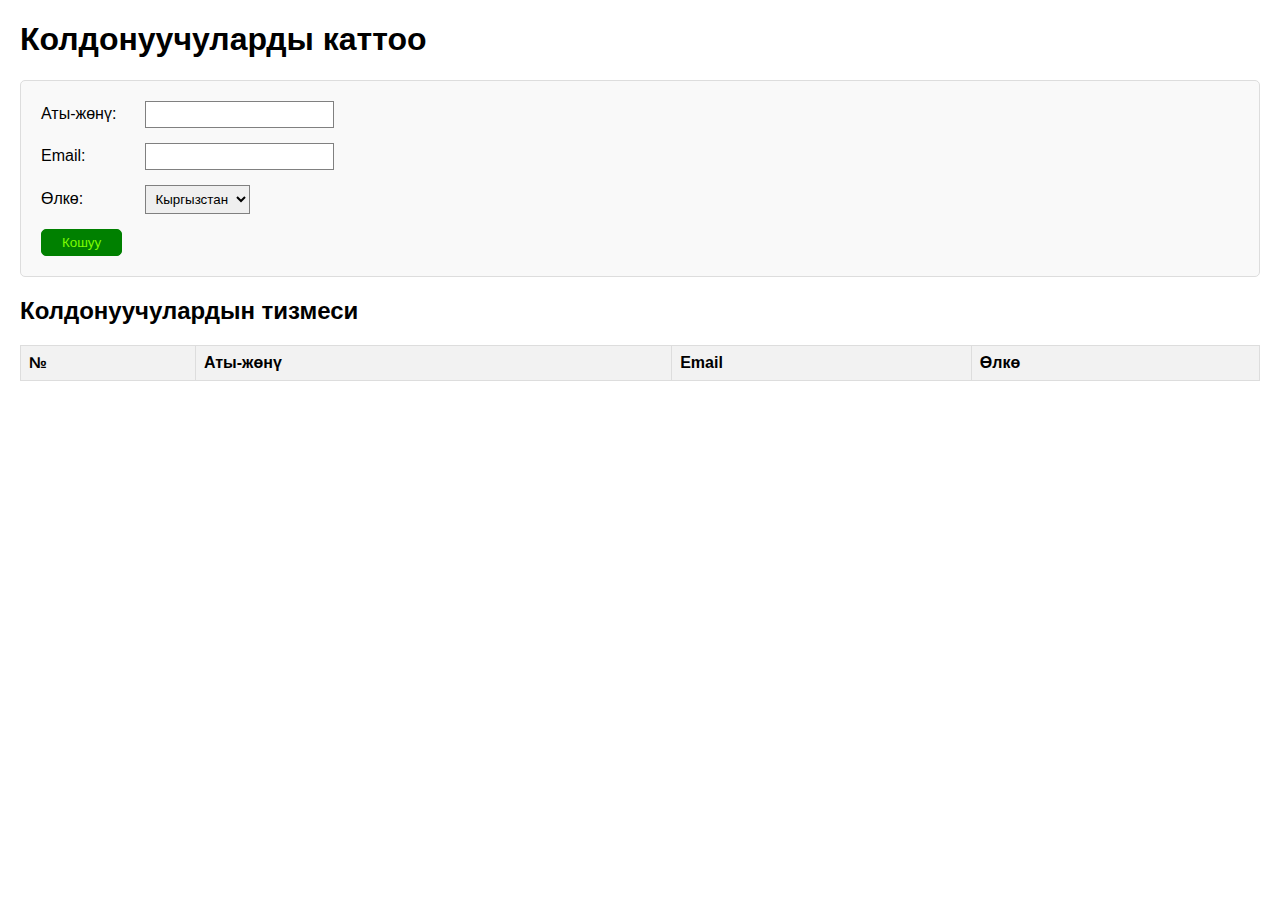
<file: index2.html>
<!DOCTYPE html>
<html>
<head>
  <title>Форма + Таблица</title>
  <style>
    body {
      font-family: Arial, sans-serif;
      margin: 20px;
    }
    form {
      margin-bottom: 20px;
      padding: 20px;
      border: 1px solid #ddd;
      border-radius: 5px;
      background-color: #f9f9f9;
    }
    label {
      display: inline-block;
      width: 100px;
      margin-bottom: 10px;
    }
    input, select, textarea {
      margin-bottom: 15px;
      padding: 5px;
      border: none;
      border: 1px solid grey;
    }
    table {
      width: 100%;
      border-collapse: collapse;
      margin-top: 20px;
    }
    th, td {
      border: 1px solid #ddd;
      padding: 8px;
      text-align: left;
    }
    th {
      background-color: #f2f2f2;
    }
    tr:nth-child(even) {
      background-color: #f9f9f9;
    }
    button {
      padding: 5px 20px;
      border-radius: 5px;
      color: lawngreen;
      background: green;
      border: 1px solid green;
      text-decoration: none;
      cursor: pointer;
    }
  </style>
</head>
<body>
  <h1>Колдонуучуларды каттоо</h1>
  
  <form id="userForm">
    <label for="name">Аты-жөнү:</label>
    <input type="text" id="name" name="name" required><br>
    
    <label for="email">Email:</label>
    <input type="email" id="email" name="email" required><br>
    
    <label for="country">Өлкө:</label>
    <select id="country" name="country">
      <option value="kg">Кыргызстан</option>
      <option value="kz">Казакстан</option>
      <option value="uz">Өзбекстан</option>
    </select><br>
    
    <button type="submit">Кошуу</button>
  </form>
  
  <h2>Колдонуучулардын тизмеси</h2>
  <table id="userTable">
    <thead>
      <tr>
        <th>№</th>
        <th>Аты-жөнү</th>
        <th>Email</th>
        <th>Өлкө</th>
      </tr>
    </thead>
    <tbody>
      <!-- JavaScript аркылуу толтурулат -->
    </tbody>
  </table>
  
  <script>
    document.getElementById('userForm').addEventListener('submit', function(e) {
      e.preventDefault();
      
      // Форманын маанилерин алуу
      const name = document.getElementById('name').value;
      const email = document.getElementById('email').value;
      const country = document.getElementById('country').value;
      const countryText = document.getElementById('country').options[document.getElementById('country').selectedIndex].text;
      
      // Жаңы катар кошуу
      const table = document.querySelector('#userTable tbody');
      const rowCount = table.rows.length;
      const row = table.insertRow(rowCount);
      
      // Жаны уячаларды кошуу
      row.insertCell(0).textContent = rowCount + 1;
      row.insertCell(1).textContent = name;
      row.insertCell(2).textContent = email;
      row.insertCell(3).textContent = countryText;
      
      // Форманы тазалоо
      document.getElementById('userForm').reset();
    });
  </script>
</body>
</html>
</file>
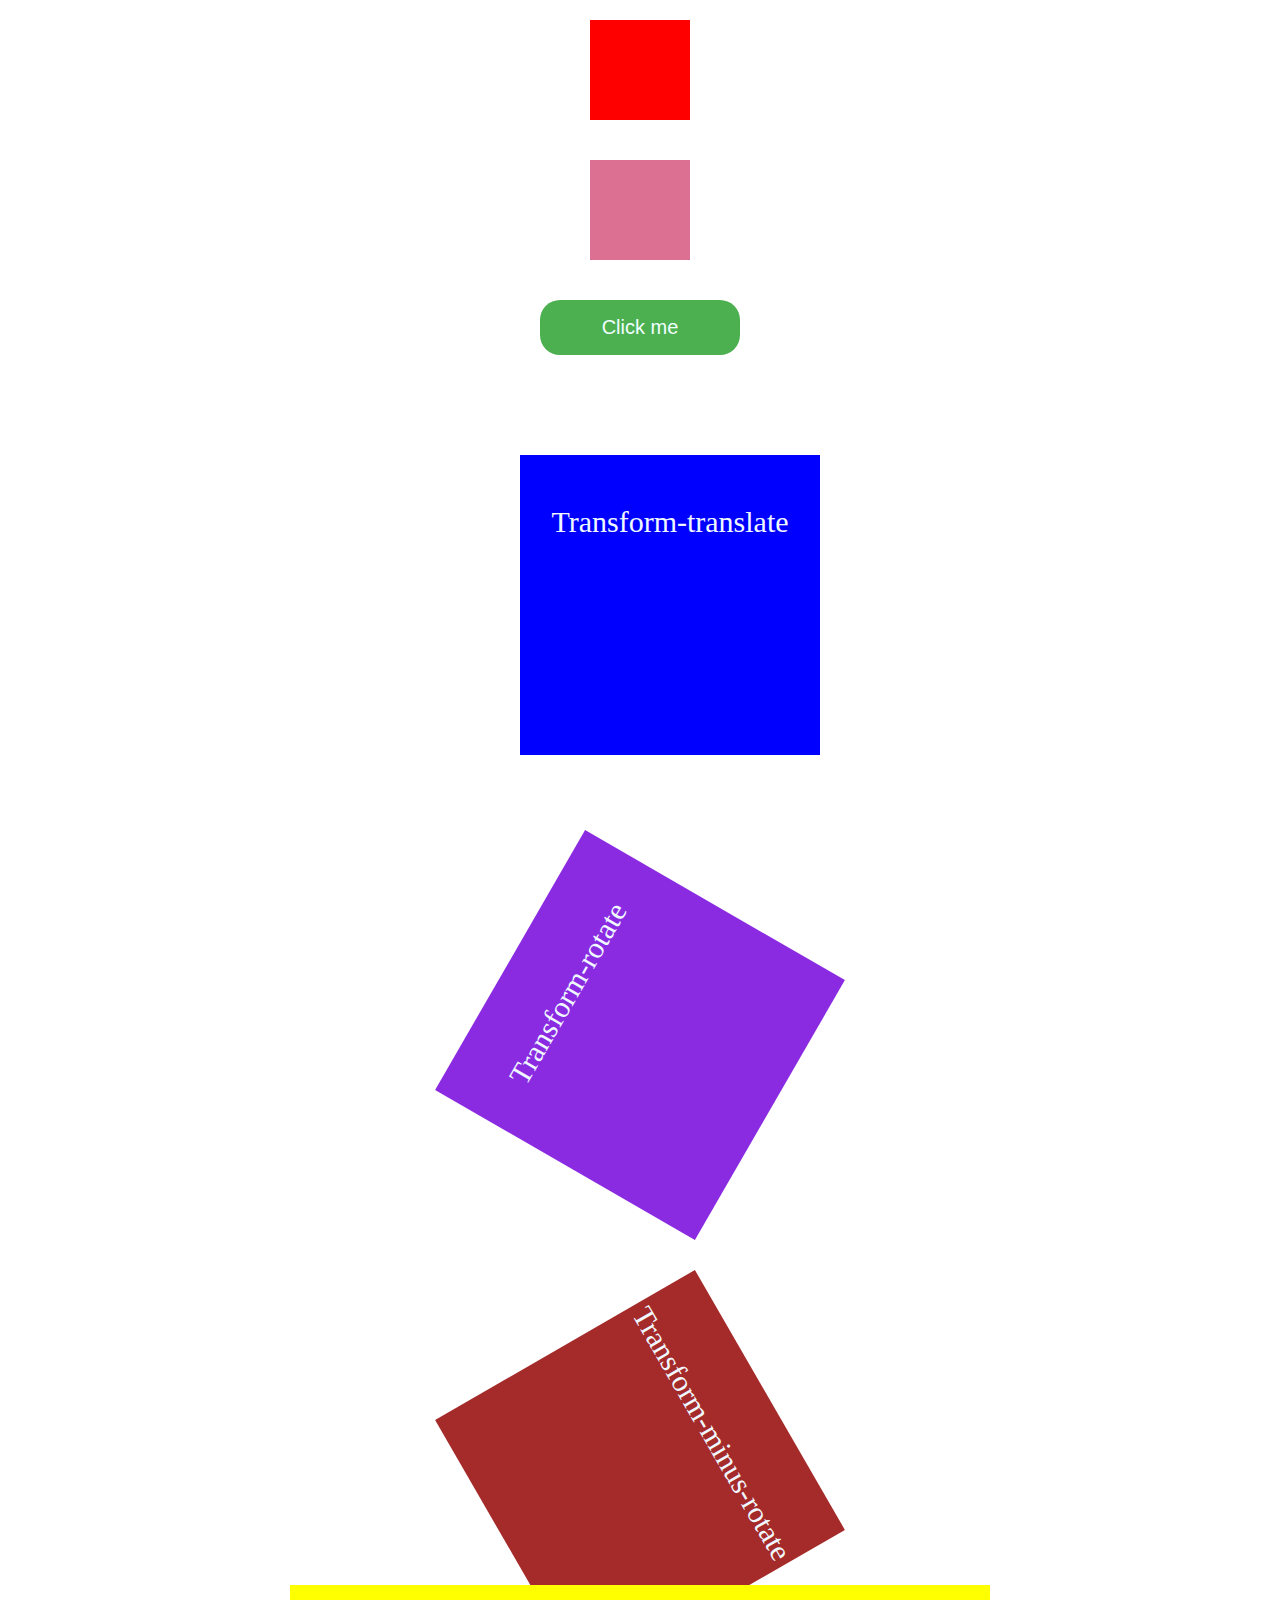
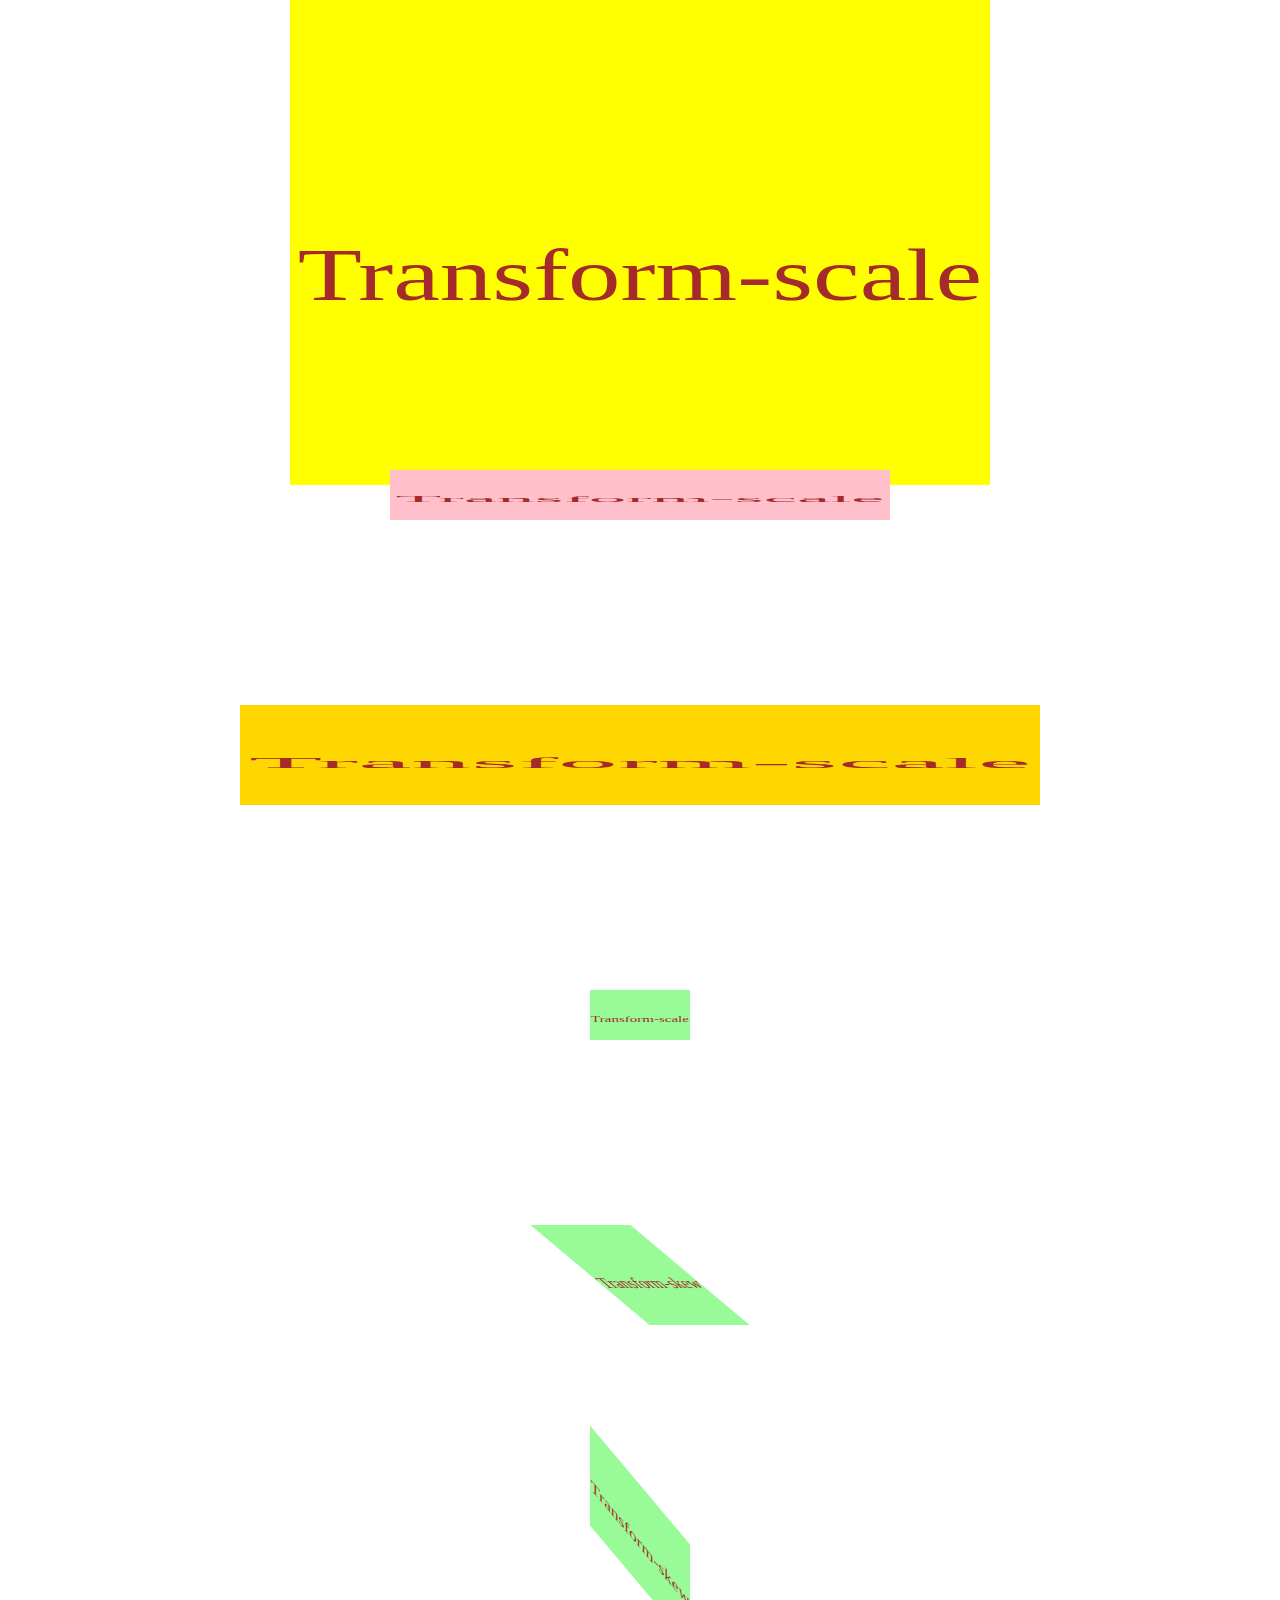
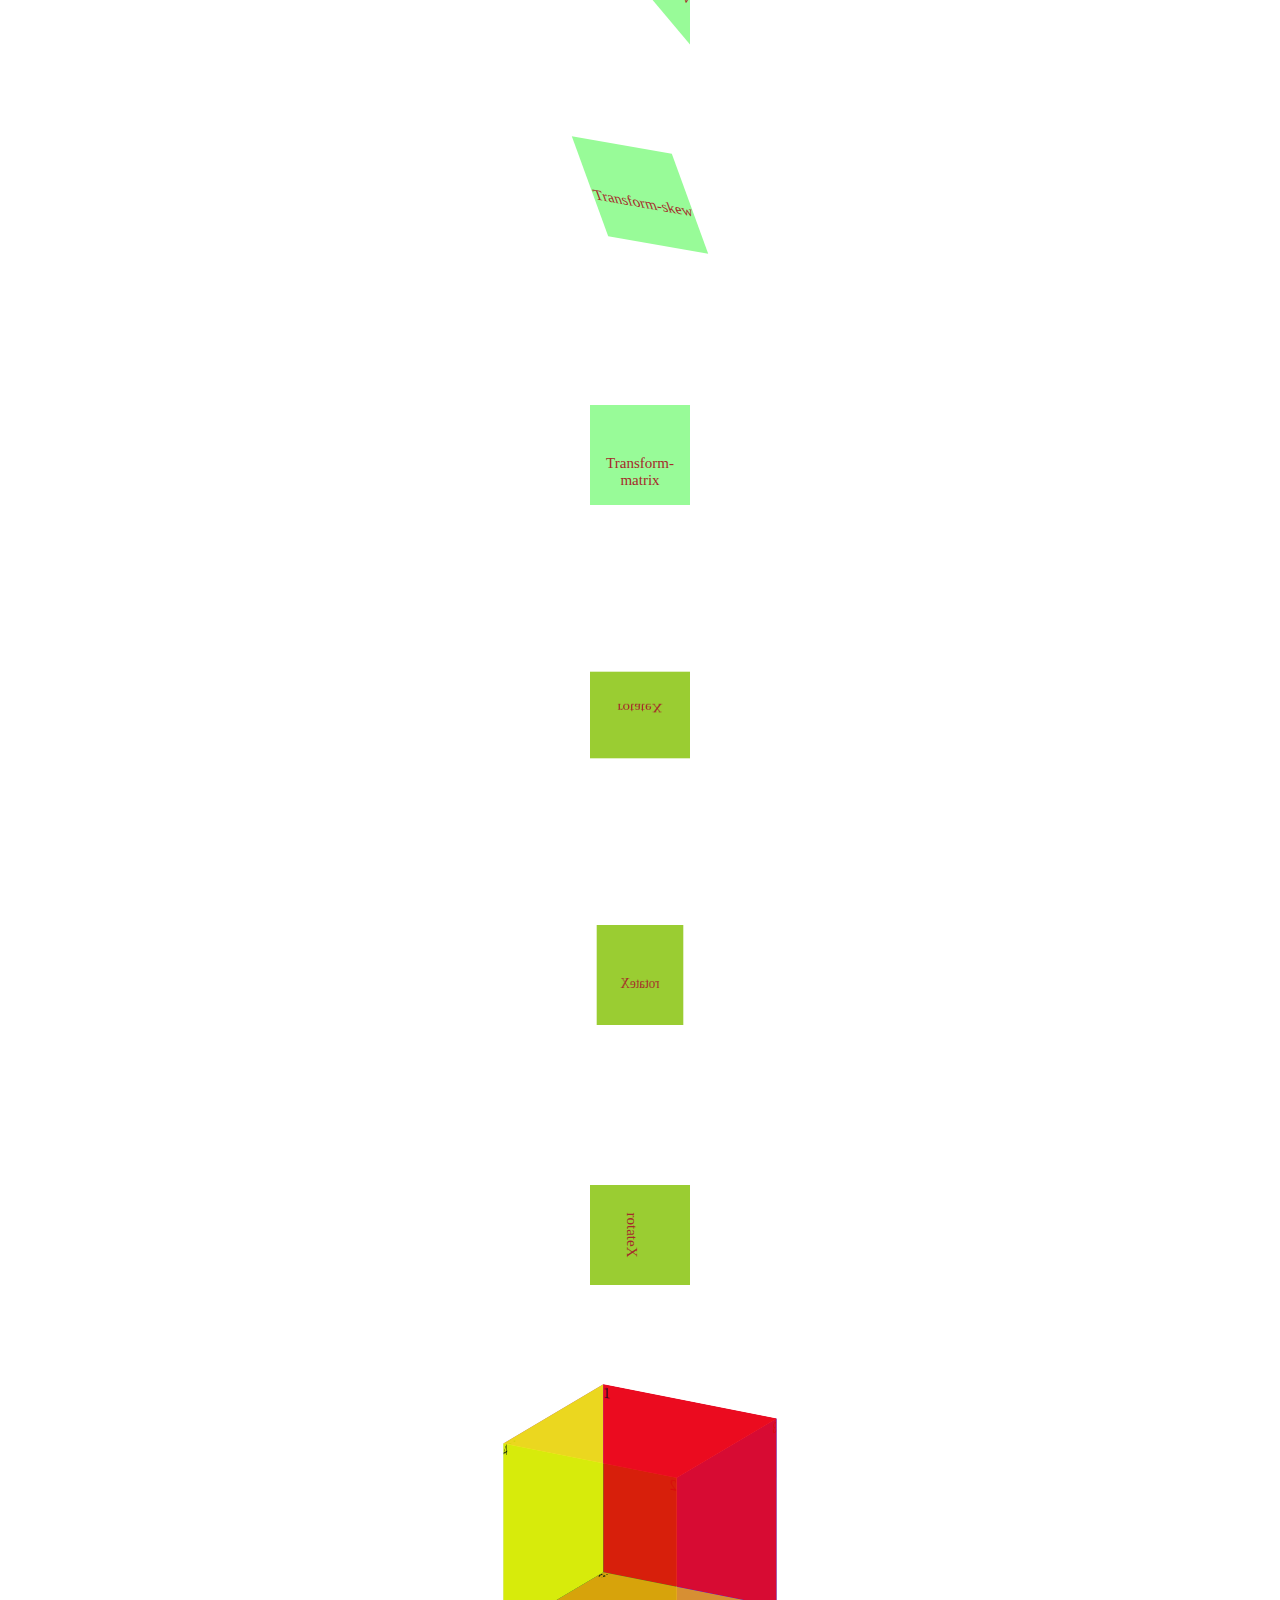
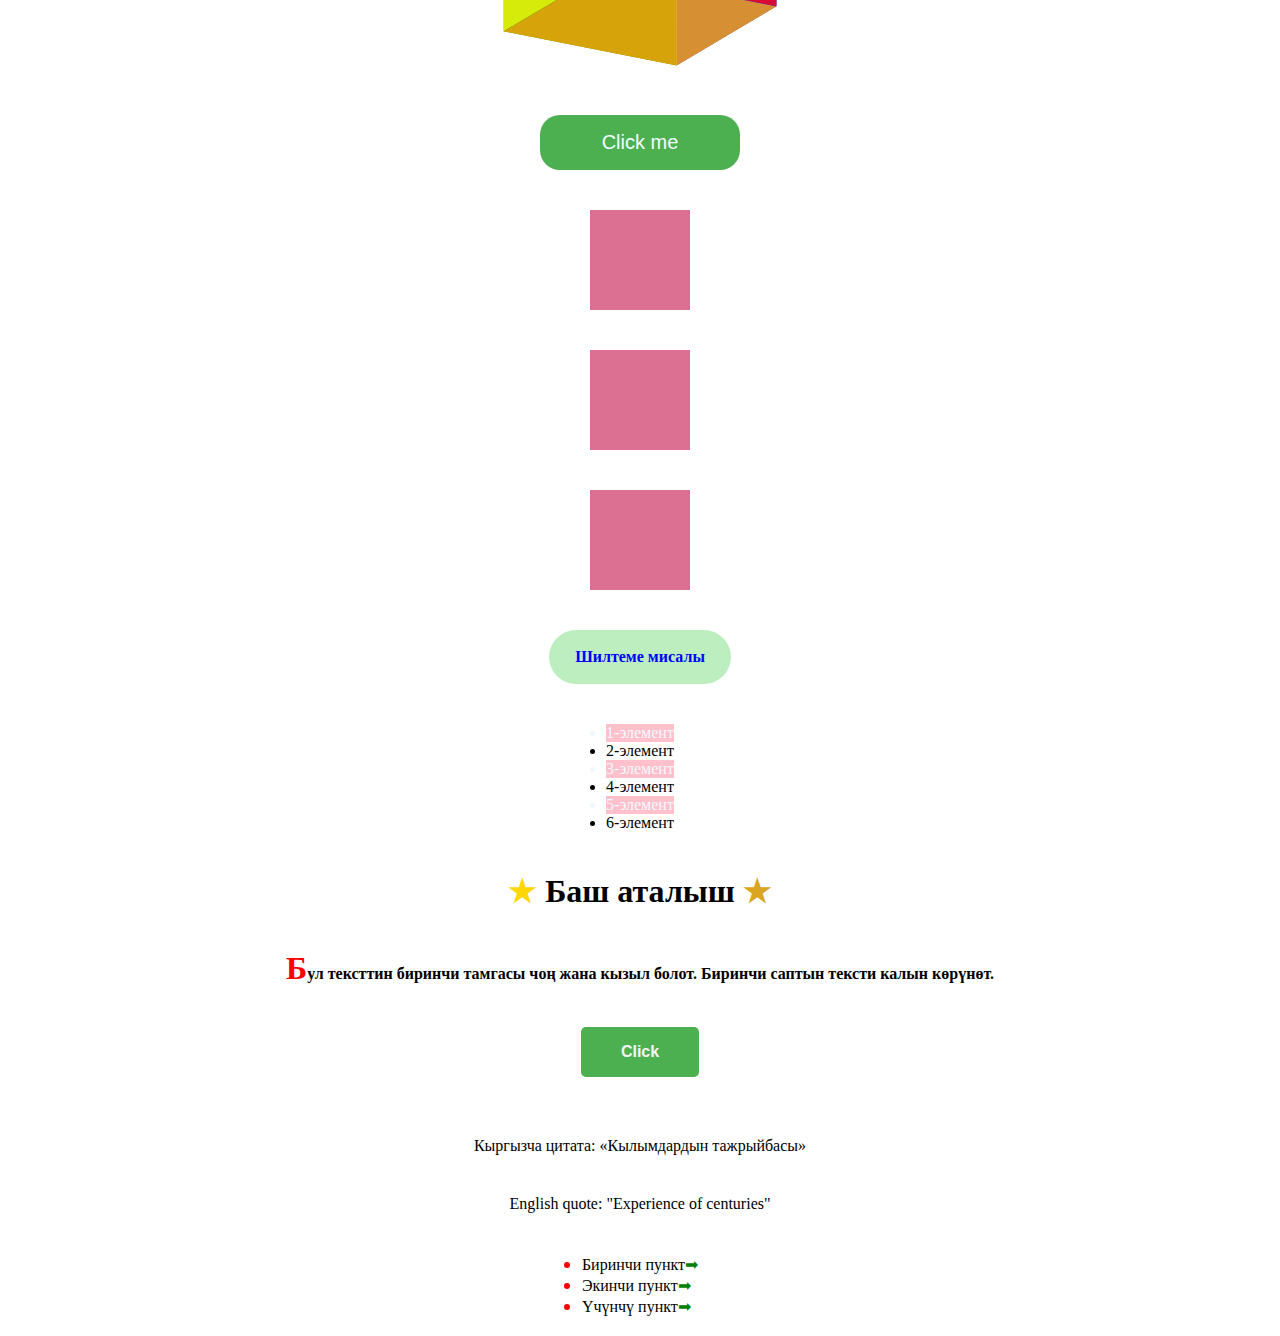
<file: index7.html>
<!DOCTYPE html>
<html lang="en">
  <head>
    <meta charset="UTF-8" />
    <meta name="viewport" content="width=device-width, initial-scale=1.0" />
    <title>
      Transitions, Transforms, Animation and Pseudo classes and elements
    </title>
    <link rel="stylesheet" href="./style1.css" />
  </head>
  <body>
    <div class="container">
      <div class="main-container"></div>
      <div class="first-container"></div>
      <button class="btn transition-button">Click me</button>
      <div class="transform-container">Transform-translate</div>
      <div class="rotate-container">Transform-rotate</div>
      <div class="rotate-minus-container">Transform-minus-rotate</div>
      <div class="rotate-scale1">Transform-scale</div>
      <div class="rotate-scale2">Transform-scale</div>
      <div class="rotate-scale3">Transform-scale</div>
      <div class="rotate-scale4">Transform-scale</div>
      <div class="rotate-skew1">Transform-skew</div>
      <div class="rotate-skew2">Transform-skew</div>
      <div class="rotate-skew3">Transform-skew</div>
      <div class="rotate-matrix">Transform-matrix</div>
      <div class="rotate3d1">rotateX</div>
      <div class="rotate3d2">rotateX</div>
      <div class="rotate3d3">rotateX</div>
      <div class="cube">
        <div class="face front">1</div>
        <div class="face back">2</div>
        <div class="face right">3</div>
        <div class="face left">4</div>
        <div class="face top">5</div>
        <div class="face bottom">6</div>
      </div>
      <button class="btn pulse-animation">Click me</button>
      <div class="first-container fade-animation"></div>
      <div class="first-container rotate-animation"></div>
      <div class="first-container multi-animation"></div>

      <a href="#">Шилтеме мисалы</a>

      <ul class="list1">
        <li class="list-item1">1-элемент</li>
        <li class="list-item1">2-элемент</li>
        <li class="list-item1">3-элемент</li>
        <li class="list-item1">4-элемент</li>
        <li class="list-item1">5-элемент</li>
        <li class="list-item1">6-элемент</li>
      </ul>
      <h1>Баш аталыш</h1>
      <p class="text">
        Бул тексттин биринчи тамгасы чоң жана кызыл болот. Биринчи саптын тексти
        калын көрүнөт.
      </p>
      <button class="button1">Click</button>
      <p class="quotes">
        Кыргызча цитата: <q lang="ky">Кылымдардын тажрыйбасы</q>
      </p>
      <p class="quotes">
        English quote: <q lang="en">Experience of centuries</q>
      </p>
      <ul class="list">
        <li class="list-item">Биринчи пункт</li>
        <li class="list-item">Экинчи пункт</li>
        <li class="list-item">Үчүнчү пункт</li>
      </ul>
    </div>
  </body>
</html>
</file>
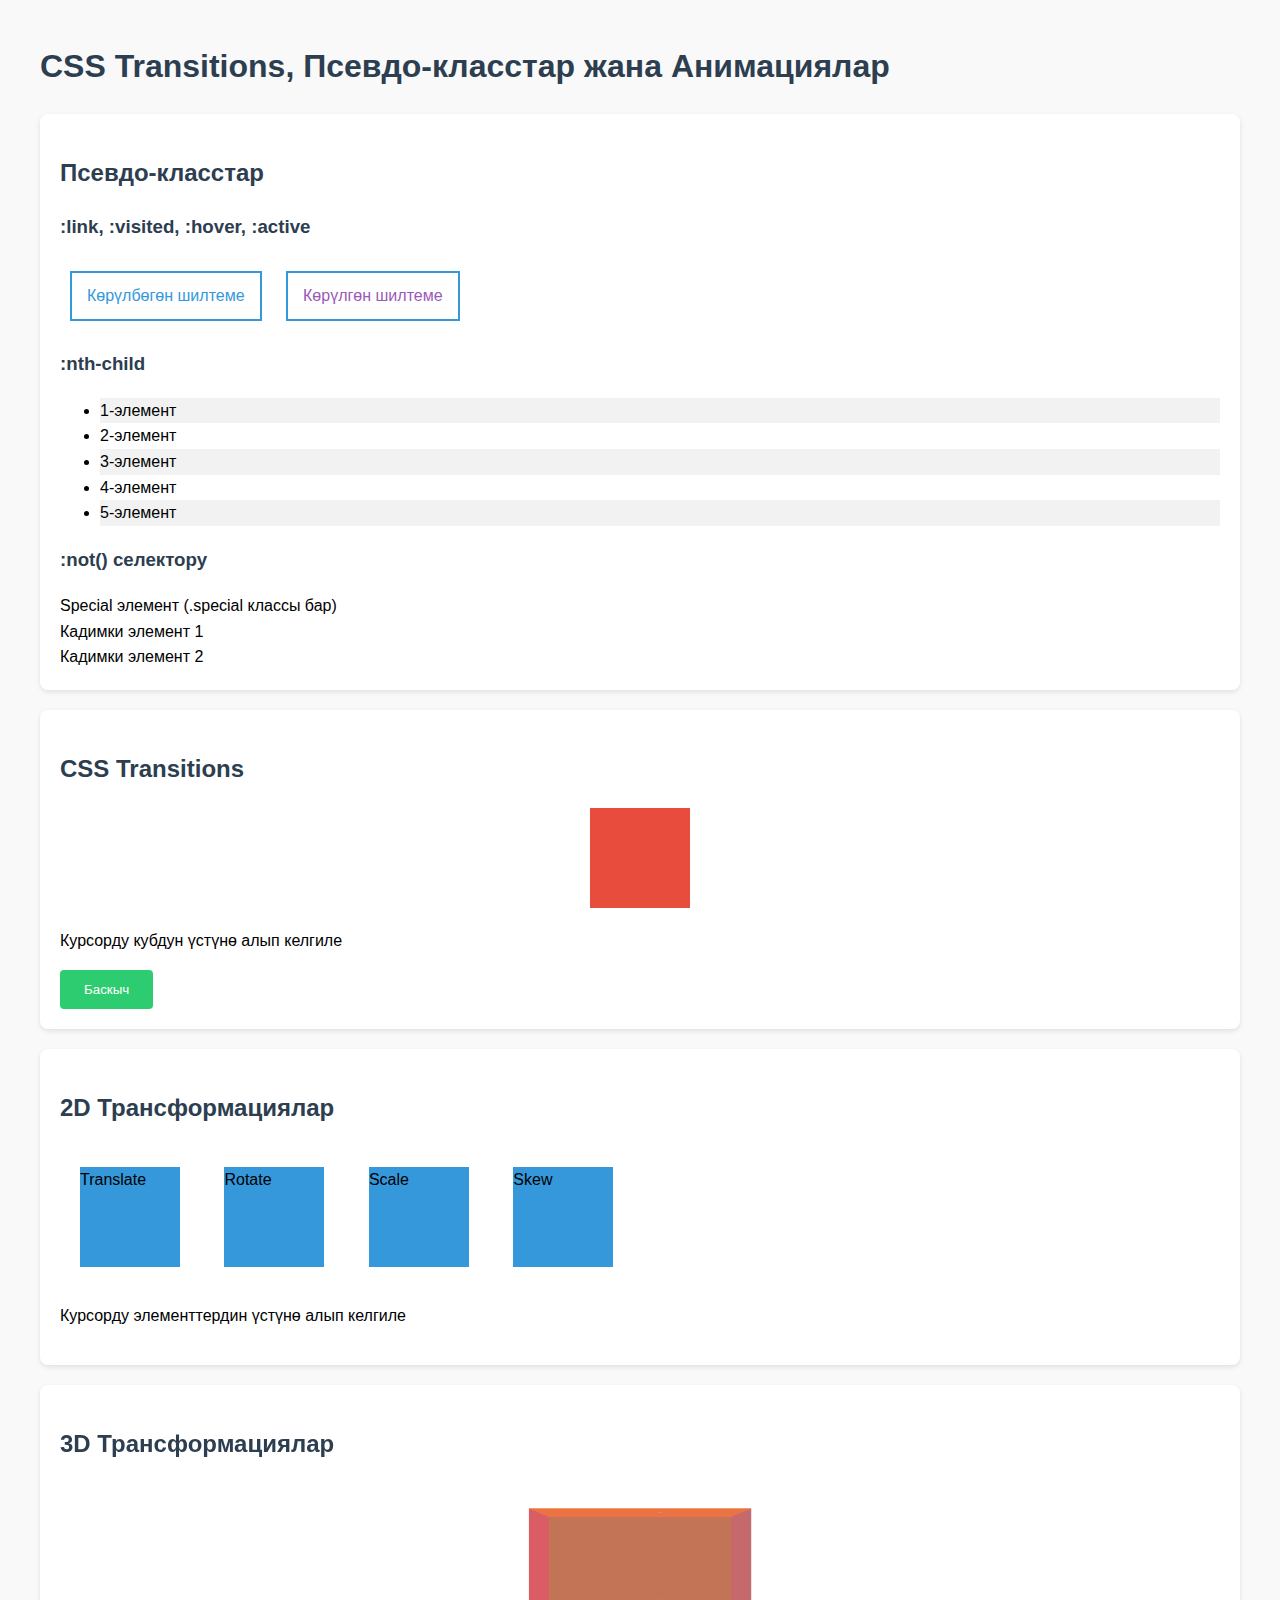
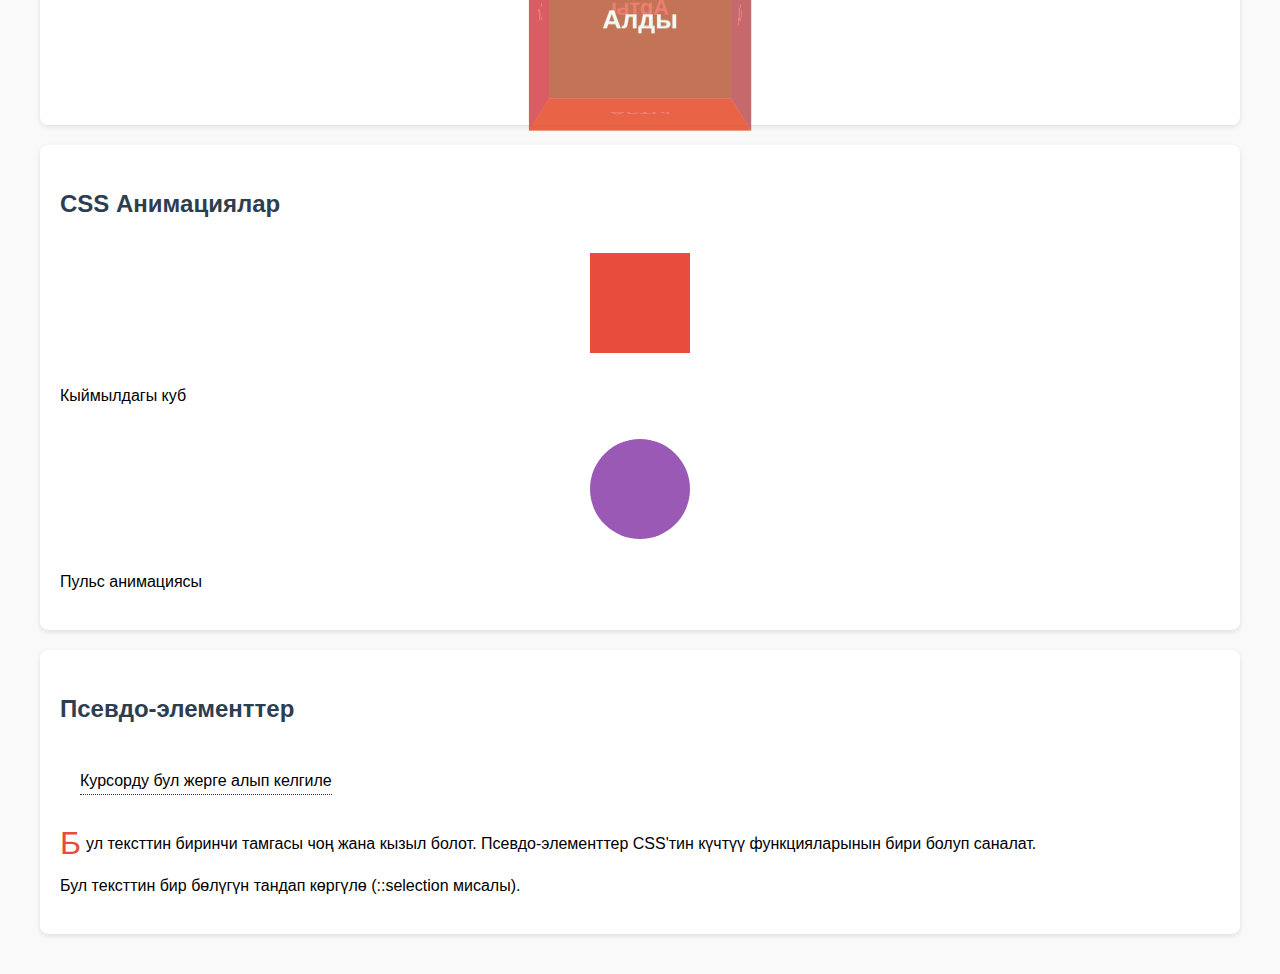
<file: index8.html>
<!DOCTYPE html>
<html lang="ky">
<head>
    <meta charset="UTF-8">
    <meta name="viewport" content="width=device-width, initial-scale=1.0">
    <title>CSS Transitions, Псевдо-класстар жана Анимациялар</title>
    <style>
        body {
            font-family: Arial, sans-serif;
            line-height: 1.6;
            max-width: 1200px;
            margin: 0 auto;
            padding: 20px;
            background-color: #f9f9f9;
        }
        
        h1, h2, h3 {
            color: #2c3e50;
        }
        
        .example-container {
            background: white;
            border-radius: 8px;
            padding: 20px;
            margin: 20px 0;
            box-shadow: 0 2px 5px rgba(0,0,0,0.1);
        }
        
        
        .pseudo-example a {
            display: inline-block;
            margin: 10px;
            padding: 10px 15px;
            text-decoration: none;
        }
        
        .pseudo-example a:link {
            color: #3498db;
            border: 2px solid #3498db;
        }
        
        .pseudo-example a:visited {
            color: #9b59b6;
            border: 2px solid #9b59b6;
        }
        
        .pseudo-example a:hover {
            color: #e74c3c;
            border: 2px solid #e74c3c;
            background-color: #fdeaea;
        }
        
        .pseudo-example a:active {
            color: #2ecc71;
            border: 2px solid #2ecc71;
        }
        
        .pseudo-example .nth-child-example li:nth-child(odd) {
            background-color: #f2f2f2;
        }
        
        .pseudo-example .not-example div:not(.special) {
            border: 2px dashed #e67e22;
            padding: 10px;
            margin: 5px;
        }
        
        /* Transition мисалдары */
        .transition-example .box {
            width: 100px;
            height: 100px;
            background: #e74c3c;
            transition: all 0.5s ease-in-out;
            margin: 20px auto;
        }
        
        .transition-example .box:hover {
            width: 200px;
            height: 200px;
            background: #3498db;
            border-radius: 50%;
            transform: rotate(180deg);
        }
        
        .transition-example .button {
            display: inline-block;
            padding: 12px 24px;
            background: #2ecc71;
            color: white;
            border: none;
            border-radius: 4px;
            cursor: pointer;
            transition: background 0.3s, transform 0.2s, box-shadow 0.3s;
        }
        
        .transition-example .button:hover {
            background: #27ae60;
            transform: translateY(-3px);
            box-shadow: 0 5px 15px rgba(0,0,0,0.1);
        }
        
        .transition-example .button:active {
            transform: translateY(1px);
        }
        
        /* 2D Transform мисалдары */
        .transform-2d-example .transform-box {
            width: 100px;
            height: 100px;
            background: #3498db;
            margin: 20px;
            display: inline-block;
            transition: transform 0.5s;
        }
        
        .transform-2d-example .translate:hover {
            transform: translate(20px, 20px);
        }
        
        .transform-2d-example .rotate:hover {
            transform: rotate(45deg);
        }
        
        .transform-2d-example .scale:hover {
            transform: scale(1.5);
        }
        
        .transform-2d-example .skew:hover {
            transform: skew(20deg, 10deg);
        }
        
        /* 3D Transform мисалдары */
        .transform-3d-example {
            perspective: 1000px;
            height: 300px;
        }
        
        .transform-3d-example .cube {
            width: 200px;
            height: 200px;
            position: relative;
            transform-style: preserve-3d;
            margin: 50px auto;
            animation: rotate 10s infinite linear;
        }
        
        .transform-3d-example .face {
            position: absolute;
            width: 200px;
            height: 200px;
            opacity: 0.9;
            display: flex;
            align-items: center;
            justify-content: center;
            font-size: 24px;
            color: white;
            font-weight: bold;
        }
        
        .transform-3d-example .front {
            background: rgba(231, 76, 60, 0.8);
            transform: translateZ(100px);
        }
        
        .transform-3d-example .back {
            background: rgba(46, 204, 113, 0.8);
            transform: rotateY(180deg) translateZ(100px);
        }
        
        .transform-3d-example .right {
            background: rgba(52, 152, 219, 0.8);
            transform: rotateY(90deg) translateZ(100px);
        }
        
        .transform-3d-example .left {
            background: rgba(155, 89, 182, 0.8);
            transform: rotateY(-90deg) translateZ(100px);
        }
        
        .transform-3d-example .top {
            background: rgba(241, 196, 15, 0.8);
            transform: rotateX(90deg) translateZ(100px);
        }
        
        .transform-3d-example .bottom {
            background: rgba(230, 126, 34, 0.8);
            transform: rotateX(-90deg) translateZ(100px);
        }
        
        @keyframes rotate {
            from { transform: rotateX(0) rotateY(0); }
            to { transform: rotateX(360deg) rotateY(360deg); }
        }
        
        /* Animation мисалдары */
        .animation-example .animated-box {
            width: 100px;
            height: 100px;
            background: #e74c3c;
            position: relative;
            animation: example 4s ease-in-out 1s infinite alternate;
            margin: 30px auto;
        }
        
        @keyframes example {
            0%   {background:#e74c3c; left:0px; top:0px;}
            25%  {background:#f1c40f; left:200px; top:0px;}
            50%  {background:#3498db; left:200px; top:200px;}
            75%  {background:#2ecc71; left:0px; top:200px;}
            100% {background:#e74c3c; left:0px; top:0px;}
        }
        
        .animation-example .pulse {
            width: 100px;
            height: 100px;
            background: #9b59b6;
            border-radius: 50%;
            margin: 30px auto;
            animation: pulse 2s infinite;
        }
        
        @keyframes pulse {
            0% { transform: scale(1); }
            50% { transform: scale(1.2); }
            100% { transform: scale(1); }
        }
        
        /* Псевдо-элементтер мисалдары */
        .pseudo-elements-example .tooltip {
            position: relative;
            display: inline-block;
            border-bottom: 1px dotted #333;
            cursor: help;
            margin: 20px;
        }
        
        .pseudo-elements-example .tooltip::after {
            content: "Бул - tooltip тексти";
            position: absolute;
            bottom: 125%;
            left: 50%;
            transform: translateX(-50%);
            background: #333;
            color: white;
            padding: 5px 10px;
            border-radius: 4px;
            font-size: 14px;
            opacity: 0;
            transition: opacity 0.3s;
            width: 150px;
            text-align: center;
        }
        
        .pseudo-elements-example .tooltip:hover::after {
            opacity: 1;
        }
        
        .pseudo-elements-example .highlight::first-letter {
            font-size: 200%;
            color: #e74c3c;
            float: left;
            margin-right: 5px;
            line-height: 0.8;
        }
        
        .pseudo-elements-example ::selection {
            background: #f1c40f;
            color: #2c3e50;
        }
    </style>
</head>
<body>
    <h1>CSS Transitions, Псевдо-класстар жана Анимациялар</h1>
    
    <div class="example-container pseudo-example">
        <h2>Псевдо-класстар</h2>
        
        <h3>:link, :visited, :hover, :active</h3>
        <a href="#">Көрүлбөгөн шилтеме</a>
        <a href="#" style="color: #9b59b6">Көрүлгөн шилтеме</a>
        
        <h3>:nth-child</h3>
        <ul class="nth-child-example">
            <li>1-элемент</li>
            <li>2-элемент</li>
            <li>3-элемент</li>
            <li>4-элемент</li>
            <li>5-элемент</li>
        </ul>
        
        <h3>:not() селектору</h3>
        <div class="special">Special элемент (.special классы бар)</div>
        <div>Кадимки элемент 1</div>
        <div>Кадимки элемент 2</div>
    </div>
    
    <div class="example-container transition-example">
        <h2>CSS Transitions</h2>
        
        <div class="box"></div>
        <p>Курсорду кубдун үстүнө алып келгиле</p>
        
        <button class="button">Баскыч</button>
    </div>
    
    <div class="example-container transform-2d-example">
        <h2>2D Трансформациялар</h2>
        
        <div class="transform-box translate">Translate</div>
        <div class="transform-box rotate">Rotate</div>
        <div class="transform-box scale">Scale</div>
        <div class="transform-box skew">Skew</div>
        
        <p>Курсорду элементтердин үстүнө алып келгиле</p>
    </div>
    
    <div class="example-container transform-3d-example">
        <h2>3D Трансформациялар</h2>
        
        <div class="cube">
            <div class="face front">Алды</div>
            <div class="face back">Арты</div>
            <div class="face right">Оң</div>
            <div class="face left">Сол</div>
            <div class="face top">Үстү</div>
            <div class="face bottom">Асты</div>
        </div>
    </div>
    
    <div class="example-container animation-example">
        <h2>CSS Анимациялар</h2>
        
        <div class="animated-box"></div>
        <p>Кыймылдагы куб</p>
        
        <div class="pulse"></div>
        <p>Пульс анимациясы</p>
    </div>
    
    <div class="example-container pseudo-elements-example">
        <h2>Псевдо-элементтер</h2>
        
        <div class="tooltip">Курсорду бул жерге алып келгиле</div>
        
        <p class="highlight">Бул тексттин биринчи тамгасы чоң жана кызыл болот. Псевдо-элементтер CSS'тин күчтүү функцияларынын бири болуп саналат.</p>
        
        <p>Бул тексттин бир бөлүгүн тандап көргүлө (::selection мисалы).</p>
    </div>
</body>
</html>
</file>
<file: style1.css>
* {
  margin: 0;
  padding: 0;
  box-sizing: border-box;
}

.container {
  width: 100%;
  max-width: 800px;
  margin: 0 auto;
  padding: 20px;
  display: flex;
  flex-direction: column;
  align-items: center;
  gap: 40px;
}

.main-container {
  width: 100px;
  height: 100px;
  background: red;
  transition: all 2s ease-in;
}

.main-container:hover {
  width: 100%;
  background-color: blue;
}

.first-container {
  width: 100px;
  height: 100px;
  background: palevioletred;
  transition: transform 0.5s;
}

.first-container:hover {
  transform: rotate(45deg) scale(1.2);
}

.transform-container {
  background-color: blue;
  width: 300px;
  height: 300px;
  color: aliceblue;
  margin-bottom: 150px;
  text-align: center;
  padding-top: 50px;
  font-size: 30px;
  transform: translate(30px, 60px);
}

.rotate-container {
  background-color: blueviolet;
  width: 300px;
  height: 300px;
  color: aliceblue;
  margin-bottom: 100px;
  text-align: center;
  padding-top: 50px;
  font-size: 30px;
  transform: rotate(300deg);
}

.rotate-minus-container {
  background-color: brown;
  width: 300px;
  height: 300px;
  color: aliceblue;
  margin-bottom: 100px;
  text-align: center;
  padding-top: 50px;
  font-size: 30px;
  transform: rotate(-300deg);
}

.rotate-scale1 {
  background-color: yellow;
  width: 100px;
  height: 100px;
  color: brown;
  margin-bottom: 100px;
  text-align: center;
  padding-top: 50px;
  font-size: 15px;
  margin-top: 20px;
  transform: scale(7, 5);
}

.rotate-scale2 {
  background-color: pink;
  width: 100px;
  height: 100px;
  color: brown;
  margin-bottom: 100px;
  text-align: center;
  padding-top: 50px;
  font-size: 15px;
  margin-top: 20px;
  transform: scale(5, 0.5);
}

.rotate-scale3 {
  background-color: gold;
  width: 100px;
  height: 100px;
  color: brown;
  margin-bottom: 100px;
  text-align: center;
  padding-top: 50px;
  font-size: 15px;
  margin-top: 20px;
  transform: scaleX(8);
}

.rotate-scale4 {
  background-color: palegreen;
  width: 100px;
  height: 100px;
  color: brown;
  margin-bottom: 100px;
  text-align: center;
  padding-top: 50px;
  font-size: 15px;
  margin-top: 20px;
  transform: scaleY(0.5);
}

.rotate-skew1 {
  background-color: palegreen;
  width: 100px;
  height: 100px;
  color: brown;
  margin-bottom: 100px;
  text-align: center;
  padding-top: 50px;
  font-size: 15px;
  margin-top: 20px;
  transform: skewX(50deg);
}

.rotate-skew2 {
  background-color: palegreen;
  width: 100px;
  height: 100px;
  color: brown;
  margin-bottom: 100px;
  text-align: center;
  padding-top: 50px;
  font-size: 15px;
  margin-top: 20px;
  transform: skewY(50deg);
}

.rotate-skew3 {
  background-color: palegreen;
  width: 100px;
  height: 100px;
  color: brown;
  margin-bottom: 100px;
  text-align: center;
  padding-top: 50px;
  font-size: 15px;
  margin-top: 20px;
  transform: skew(20deg, 10deg);
}

.rotate-matrix {
  background-color: palegreen;
  width: 100px;
  height: 100px;
  color: brown;
  margin-bottom: 100px;
  text-align: center;
  padding-top: 50px;
  font-size: 15px;
  margin-top: 20px;
  transition: transform 0.7s ease-in-out;
}

.rotate-matrix:hover {
  transform: matrix(1, 0.5, 0.2, 1, 350, 200);
}

.rotate3d1 {
  background-color: yellowgreen;
  width: 100px;
  height: 100px;
  color: brown;
  margin-bottom: 100px;
  text-align: center;
  padding-top: 50px;
  font-size: 15px;
  margin-top: 20px;
  transform: rotateX(150deg);
}

.rotate3d2 {
  background-color: yellowgreen;
  width: 100px;
  height: 100px;
  color: brown;
  margin-bottom: 100px;
  text-align: center;
  padding-top: 50px;
  font-size: 15px;
  margin-top: 20px;
  transform: rotateY(150deg);
}

.rotate3d3 {
  background-color: yellowgreen;
  width: 100px;
  height: 100px;
  color: brown;
  margin-bottom: 100px;
  text-align: center;
  padding-top: 50px;
  font-size: 15px;
  margin-top: 20px;
  transform: rotateZ(90deg);
}

.cube {
  width: 200px;
  height: 200px;
  position: relative;
  transform-style: preserve-3d;
  transform: rotateX(20deg) rotateY(30deg);
  transition: transform 1s;
  margin-bottom: 50px;
}

.cube:hover {
  transform: rotateX(150deg) rotateY(150deg);
}

.face {
  position: absolute;
  width: 200px;
  height: 200px;
  opacity: 0.8;
}

.front {
  background: red;
  transform: translateZ(100px);
}
.back {
  background: green;
  transform: rotateY(180deg) translateZ(100px);
}
.right {
  background: blue;
  transform: rotateY(90deg) translateZ(100px);
}
.left {
  background: yellow;
  transform: rotateY(-90deg) translateZ(100px);
}
.top {
  background: purple;
  transform: rotateX(90deg) translateZ(100px);
}
.bottom {
  background: orange;
  transform: rotateX(-90deg) translateZ(100px);
}

.btn {
  text-transform: none;
  border: none;
  padding: 16px;
  width: 200px;
  background: #4caf50;
  color: azure;
  border-radius: 20px;
  font-size: 20px;
  font-weight: 500;
  transition: all 0.3s ease;
  cursor: pointer;
}

.btn:hover {
  background-color: #45a049;
  transform: translateY(-3px);
  box-shadow: 0 10px 20px rgba(7, 87, 7, 0.2);
}

.pulse-animation {
  animation: pulse 2s infinite;
}

.fade-animation {
  animation: fade 1s ease-in-out;
}

.rotate-animation {
  animation: rotate 3s linear infinite;
}

.multi-animation {
  animation: multi-effect 4s infinite;
}

@keyframes pulse {
  0% {
    transform: scale(1);
  }
  50% {
    transform: scale(1.2);
  }
  100% {
    transform: scale(1);
  }
}

@keyframes fade {
  from {
    opacity: 0;
  }
  to {
    opacity: 1;
  }
}

@keyframes rotate {
  from {
    transform: rotate(0deg);
  }
  to {
    transform: rotate(360deg);
  }
}

@keyframes multi-effect {
  0% {
    transform: translateX(0) rotate(0deg);
    background: red;
  }
  100% {
    transform: translateX(200px) rotate(360deg);
    background: blue;
  }
}

a {
  display: inline-block;
  padding: 16px 24px;
  background: #bceebf;
  text-transform: none;
  border-radius: 50px;
  text-decoration: none;
  transition: all 0.3s ease;
  border: 2px solid transparent;
  font-size: 16px;
  font-weight: 600;
}

a:link {
  color: blue;
}

a:visited {
  color: red;
}

a:hover {
  color: green;
  background: #a0dda3;
  border-color: #4caf50;
}
a:active {
  color: yellow;
  background: #ffcc00;
}

.list-item1:nth-child(odd) {
  background-color: pink;
  color: aliceblue;
}

.text::first-letter {
  color: red;
  font-size: 2em;
}

.text::first-line {
  font-weight: 700;
}

h1::before {
  content: '★ ';
  color: gold;
}

h1::after {
  content: ' ★';
  color: goldenrod;
}

.button1 {
  padding: 16px 40px;
  background: #4caf50;
  color: whitesmoke;
  border: none;
  border-radius: 5px;
  transition: all 0.3s;
  font-size: 16px;
  font-weight: 600;
  margin-bottom: 20px;
  cursor: pointer;
}

.button1:hover {
  background: #45a049;
  transform: scale(1.05);
}

.button1:active {
  transform: scale(0.95);
}

q:lang(ky) {
  quotes: '«' '»';
}
q:lang(en) {
  quotes: '"' '"';
}

.list ::marker {
  color: red;
  font-size: 1.2em;
}

.list-item::after {
  content: '➡ ';
  color: green;
}
</file>
